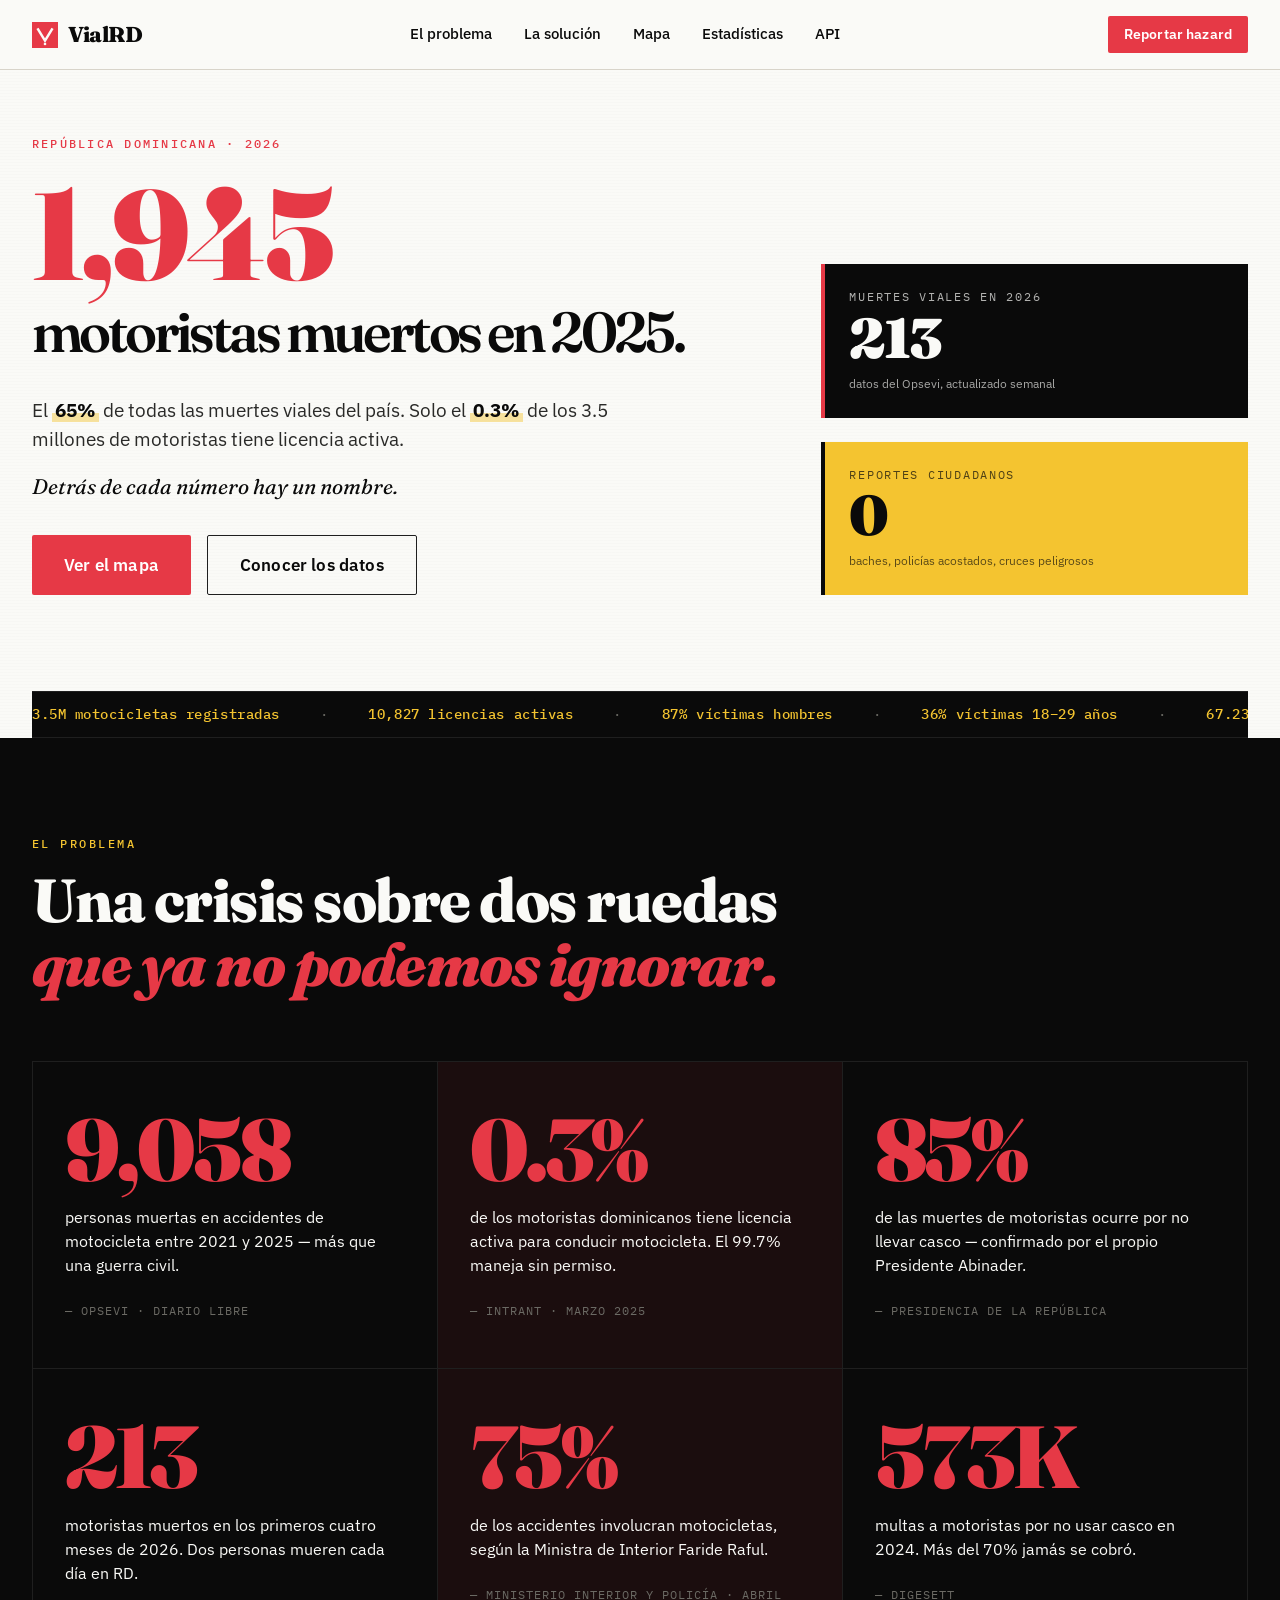
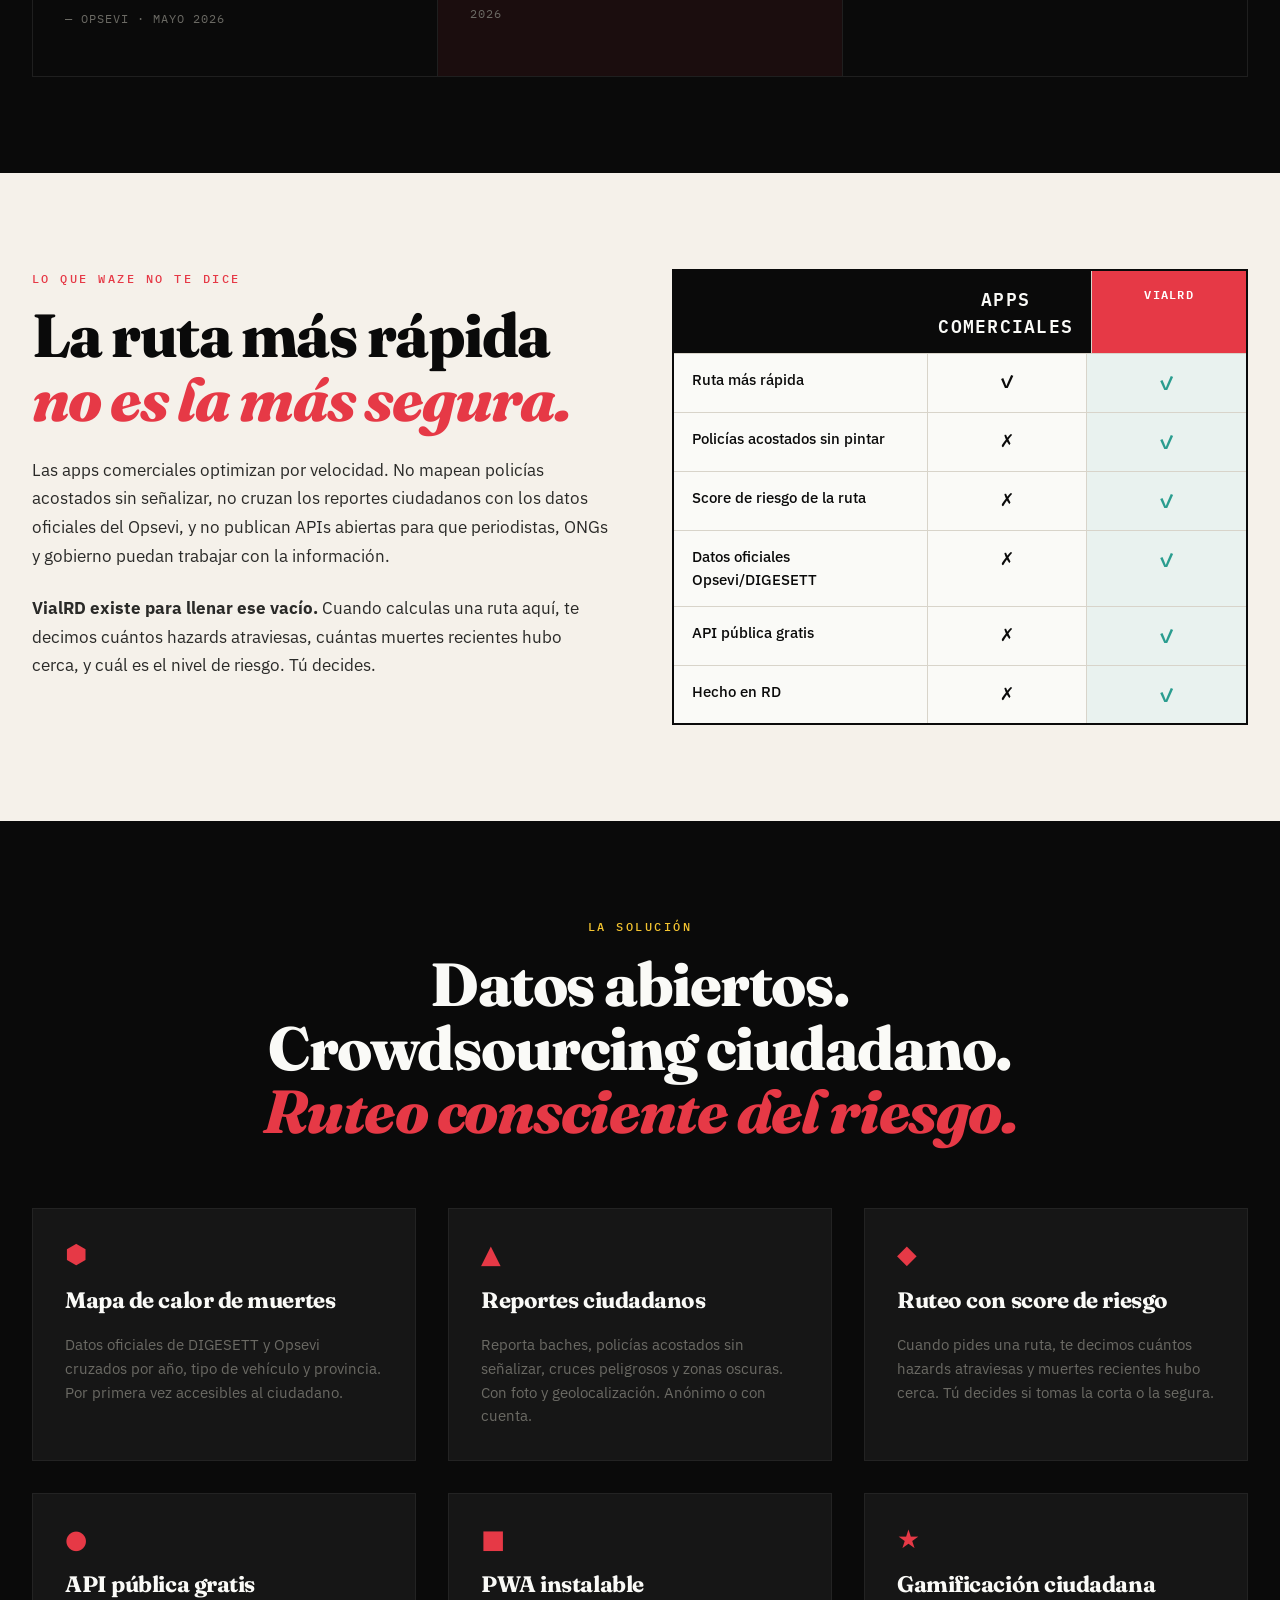
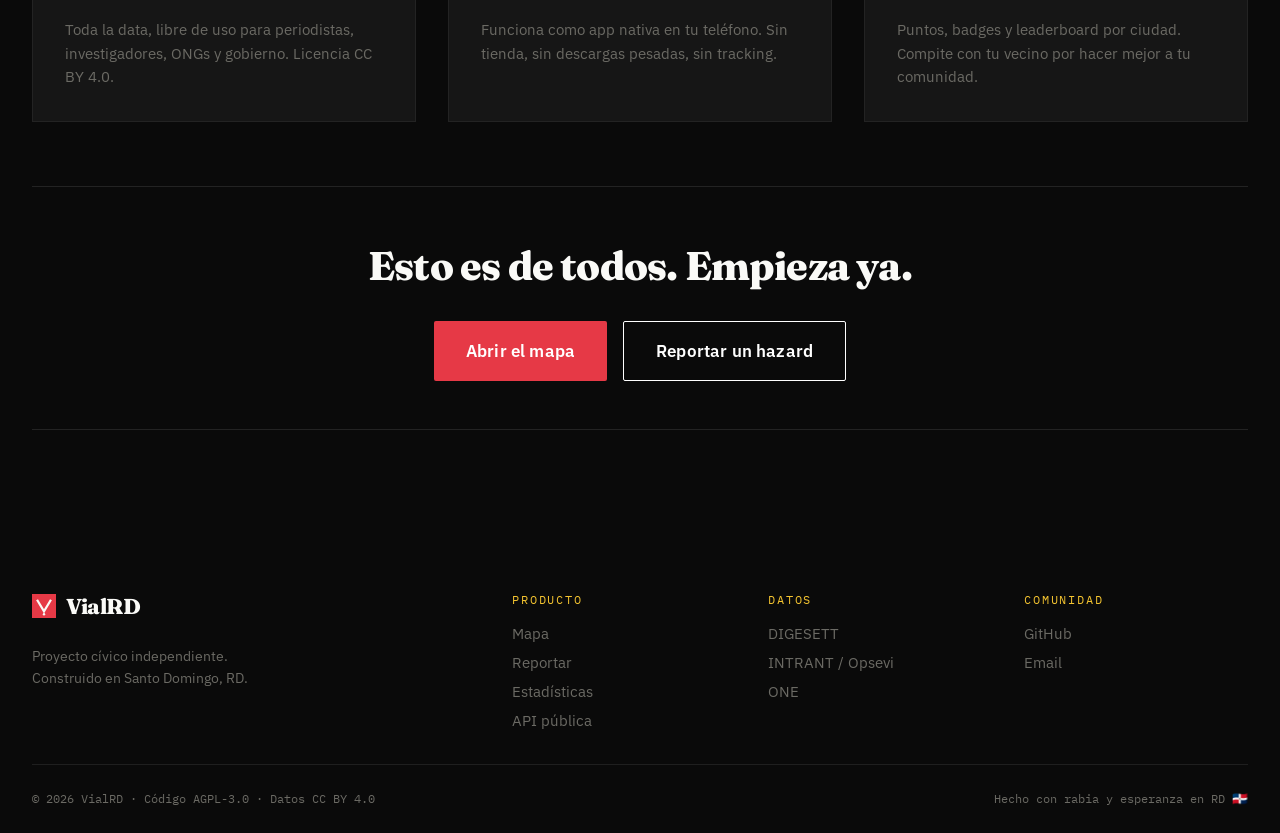
<file: index.html>
<!DOCTYPE html>
<html lang="es-DO">
<head>
  <meta charset="UTF-8" />
  <meta name="viewport" content="width=device-width, initial-scale=1.0" />
  <meta name="theme-color" content="#0a0a0a" />
  <title>VialRD — Datos viales abiertos de República Dominicana</title>
  <meta name="description" content="Plataforma cívica de datos viales abiertos. Mapeamos muertes, baches y policías acostados sin señalizar. Ruteo consciente del riesgo. 100% gratis, 100% dominicano." />

  <!-- Open Graph -->
  <meta property="og:title" content="VialRD — Datos viales abiertos de RD" />
  <meta property="og:description" content="65% de las muertes viales en RD son motoristas. Solo el 0.3% tiene licencia. Aquí están los datos." />
  <meta property="og:type" content="website" />
  <meta property="og:url" content="https://vialrd.com" />

  <!-- Fuentes: Fraunces (display editorial) + IBM Plex Sans (body) -->
  <link rel="preconnect" href="https://fonts.googleapis.com" />
  <link rel="preconnect" href="https://fonts.gstatic.com" crossorigin />
  <link href="https://fonts.googleapis.com/css2?family=Fraunces:opsz,wght@9..144,400;9..144,600;9..144,800;9..144,900&family=IBM+Plex+Mono:wght@400;500;700&family=IBM+Plex+Sans:wght@400;500;600;700&display=swap" rel="stylesheet" />

  <link rel="stylesheet" href="css/style.css" />
  <link rel="icon" type="image/svg+xml" href="data:image/svg+xml,%3Csvg xmlns='http://www.w3.org/2000/svg' viewBox='0 0 100 100'%3E%3Crect width='100' height='100' fill='%23E63946'/%3E%3Ctext x='50' y='68' font-family='serif' font-size='60' font-weight='900' text-anchor='middle' fill='white'%3EV%3C/text%3E%3C/svg%3E" />
</head>
<body>

  <!-- ════════════════════════════════════════════════════ -->
  <!-- TOP BAR — minimal, editorial                          -->
  <!-- ════════════════════════════════════════════════════ -->
  <header class="topbar">
    <a href="/" class="brand">
      <svg class="brand__mark" viewBox="0 0 32 32" aria-hidden="true" width="24" height="24"><rect width="32" height="32" fill="#e63946"/><path d="M7.5 9 L16 23 L24.5 9" stroke="#fafaf7" stroke-width="3" fill="none" stroke-linejoin="miter" stroke-linecap="square"/><circle cx="16" cy="27" r="1.6" fill="#fafaf7"/></svg>
      <span class="brand__name">VialRD</span>
    </a>
    <nav class="topnav">
      <a href="#problema">El problema</a>
      <a href="#solucion">La solución</a>
      <a href="/app.html">Mapa</a>
      <a href="/stats.html">Estadísticas</a>
      <a href="/api-docs.html">API</a>
    </nav>
    <a href="/reportar.html" class="btn btn--primary btn--sm">Reportar hazard</a>
  </header>

  <!-- ════════════════════════════════════════════════════ -->
  <!-- HERO — datos crudos al frente                          -->
  <!-- ════════════════════════════════════════════════════ -->
  <section class="hero">
    <div class="hero__grid">
      <div class="hero__main">
        <div class="hero__kicker">REPÚBLICA DOMINICANA · 2026</div>
        <h1 class="hero__title">
          <span class="hero__num">1,945</span>
          <span class="hero__label">motoristas muertos en 2025.</span>
        </h1>
        <p class="hero__lede">
          El <strong>65%</strong> de todas las muertes viales del país. Solo el
          <strong>0.3%</strong> de los 3.5 millones de motoristas tiene licencia activa.
          <span class="hero__lede-emphasis">Detrás de cada número hay un nombre.</span>
        </p>
        <div class="hero__cta">
          <a href="/app.html" class="btn btn--primary btn--lg">Ver el mapa</a>
          <a href="#problema" class="btn btn--ghost btn--lg">Conocer los datos</a>
        </div>
      </div>

      <aside class="hero__sidebar">
        <div class="counter">
          <div class="counter__label">muertes viales en 2026</div>
          <div class="counter__value" data-counter="fatalities-ytd">—</div>
          <div class="counter__caption">datos del Opsevi, actualizado semanal</div>
        </div>
        <div class="counter counter--alt">
          <div class="counter__label">reportes ciudadanos</div>
          <div class="counter__value" data-counter="reports-total">—</div>
          <div class="counter__caption">baches, policías acostados, cruces peligrosos</div>
        </div>
      </aside>
    </div>

    <div class="hero__ticker">
      <div class="ticker__track">
        <span>3.5M motocicletas registradas</span><span>·</span>
        <span>10,827 licencias activas</span><span>·</span>
        <span>87% víctimas hombres</span><span>·</span>
        <span>36% víctimas 18–29 años</span><span>·</span>
        <span>67.23 muertes por 100,000 habitantes (OMS)</span><span>·</span>
        <span>573,078 multas sin casco en 2024</span><span>·</span>
        <span>70% de las multas sin cobrar</span><span>·</span>
        <!-- duplicado para loop infinito -->
        <span>3.5M motocicletas registradas</span><span>·</span>
        <span>10,827 licencias activas</span><span>·</span>
        <span>87% víctimas hombres</span><span>·</span>
        <span>36% víctimas 18–29 años</span><span>·</span>
      </div>
    </div>
  </section>

  <!-- ════════════════════════════════════════════════════ -->
  <!-- PROBLEMA — números editoriales tipo magazine          -->
  <!-- ════════════════════════════════════════════════════ -->
  <section id="problema" class="section section--dark">
    <div class="section__inner">
      <div class="section__head">
        <div class="eyebrow">El problema</div>
        <h2 class="section__title">
          Una crisis sobre dos ruedas <em>que ya no podemos ignorar.</em>
        </h2>
      </div>

      <div class="stats-grid">
        <article class="stat-card">
          <div class="stat-card__num">9,058</div>
          <div class="stat-card__desc">
            personas muertas en accidentes de motocicleta entre 2021 y 2025 — más que una guerra civil.
          </div>
          <div class="stat-card__source">— Opsevi · Diario Libre</div>
        </article>

        <article class="stat-card stat-card--accent">
          <div class="stat-card__num">0.3%</div>
          <div class="stat-card__desc">
            de los motoristas dominicanos tiene licencia activa para conducir motocicleta. El 99.7% maneja sin permiso.
          </div>
          <div class="stat-card__source">— INTRANT · marzo 2025</div>
        </article>

        <article class="stat-card">
          <div class="stat-card__num">85%</div>
          <div class="stat-card__desc">
            de las muertes de motoristas ocurre por no llevar casco — confirmado por el propio Presidente Abinader.
          </div>
          <div class="stat-card__source">— Presidencia de la República</div>
        </article>

        <article class="stat-card">
          <div class="stat-card__num">213</div>
          <div class="stat-card__desc">
            motoristas muertos en los primeros cuatro meses de 2026. Dos personas mueren cada día en RD.
          </div>
          <div class="stat-card__source">— Opsevi · mayo 2026</div>
        </article>

        <article class="stat-card stat-card--accent">
          <div class="stat-card__num">75%</div>
          <div class="stat-card__desc">
            de los accidentes involucran motocicletas, según la Ministra de Interior Faride Raful.
          </div>
          <div class="stat-card__source">— Ministerio Interior y Policía · abril 2026</div>
        </article>

        <article class="stat-card">
          <div class="stat-card__num">573K</div>
          <div class="stat-card__desc">
            multas a motoristas por no usar casco en 2024. Más del 70% jamás se cobró.
          </div>
          <div class="stat-card__source">— DIGESETT</div>
        </article>
      </div>
    </div>
  </section>

  <!-- ════════════════════════════════════════════════════ -->
  <!-- LO QUE FALTA — qué Waze y otros NO te dicen           -->
  <!-- ════════════════════════════════════════════════════ -->
  <section class="section section--cream">
    <div class="section__inner">
      <div class="split">
        <div class="split__left">
          <div class="eyebrow eyebrow--dark">Lo que Waze no te dice</div>
          <h2 class="section__title section__title--dark">
            La ruta más rápida <em>no es la más segura.</em>
          </h2>
          <p class="prose">
            Las apps comerciales optimizan por velocidad. No mapean policías acostados sin señalizar,
            no cruzan los reportes ciudadanos con los datos oficiales del Opsevi, y no publican
            APIs abiertas para que periodistas, ONGs y gobierno puedan trabajar con la información.
          </p>
          <p class="prose">
            <strong>VialRD existe para llenar ese vacío.</strong> Cuando calculas una ruta aquí,
            te decimos cuántos hazards atraviesas, cuántas muertes recientes hubo cerca, y cuál es
            el nivel de riesgo. Tú decides.
          </p>
        </div>

        <div class="split__right">
          <div class="comparison">
            <div class="comparison__row comparison__row--head">
              <div></div>
              <div class="comparison__col">Apps comerciales</div>
              <div class="comparison__col comparison__col--us">VialRD</div>
            </div>
            <div class="comparison__row">
              <div class="comparison__feat">Ruta más rápida</div>
              <div class="comparison__col">✓</div>
              <div class="comparison__col comparison__col--us">✓</div>
            </div>
            <div class="comparison__row">
              <div class="comparison__feat">Policías acostados sin pintar</div>
              <div class="comparison__col">✗</div>
              <div class="comparison__col comparison__col--us">✓</div>
            </div>
            <div class="comparison__row">
              <div class="comparison__feat">Score de riesgo de la ruta</div>
              <div class="comparison__col">✗</div>
              <div class="comparison__col comparison__col--us">✓</div>
            </div>
            <div class="comparison__row">
              <div class="comparison__feat">Datos oficiales Opsevi/DIGESETT</div>
              <div class="comparison__col">✗</div>
              <div class="comparison__col comparison__col--us">✓</div>
            </div>
            <div class="comparison__row">
              <div class="comparison__feat">API pública gratis</div>
              <div class="comparison__col">✗</div>
              <div class="comparison__col comparison__col--us">✓</div>
            </div>
            <div class="comparison__row">
              <div class="comparison__feat">Hecho en RD</div>
              <div class="comparison__col">✗</div>
              <div class="comparison__col comparison__col--us">✓</div>
            </div>
          </div>
        </div>
      </div>
    </div>
  </section>

  <!-- ════════════════════════════════════════════════════ -->
  <!-- SOLUCIÓN — features                                    -->
  <!-- ════════════════════════════════════════════════════ -->
  <section id="solucion" class="section section--dark">
    <div class="section__inner">
      <div class="section__head section__head--center">
        <div class="eyebrow">La solución</div>
        <h2 class="section__title">
          Datos abiertos. Crowdsourcing ciudadano. <em>Ruteo consciente del riesgo.</em>
        </h2>
      </div>

      <div class="features">
        <article class="feature">
          <div class="feature__icon">⬢</div>
          <h3>Mapa de calor de muertes</h3>
          <p>Datos oficiales de DIGESETT y Opsevi cruzados por año, tipo de vehículo y provincia. Por primera vez accesibles al ciudadano.</p>
        </article>

        <article class="feature">
          <div class="feature__icon">▲</div>
          <h3>Reportes ciudadanos</h3>
          <p>Reporta baches, policías acostados sin señalizar, cruces peligrosos y zonas oscuras. Con foto y geolocalización. Anónimo o con cuenta.</p>
        </article>

        <article class="feature">
          <div class="feature__icon">◆</div>
          <h3>Ruteo con score de riesgo</h3>
          <p>Cuando pides una ruta, te decimos cuántos hazards atraviesas y muertes recientes hubo cerca. Tú decides si tomas la corta o la segura.</p>
        </article>

        <article class="feature">
          <div class="feature__icon">●</div>
          <h3>API pública gratis</h3>
          <p>Toda la data, libre de uso para periodistas, investigadores, ONGs y gobierno. Licencia CC BY 4.0.</p>
        </article>

        <article class="feature">
          <div class="feature__icon">■</div>
          <h3>PWA instalable</h3>
          <p>Funciona como app nativa en tu teléfono. Sin tienda, sin descargas pesadas, sin tracking.</p>
        </article>

        <article class="feature">
          <div class="feature__icon">★</div>
          <h3>Gamificación ciudadana</h3>
          <p>Puntos, badges y leaderboard por ciudad. Compite con tu vecino por hacer mejor a tu comunidad.</p>
        </article>
      </div>

      <div class="cta-band">
        <h3>Esto es de todos. Empieza ya.</h3>
        <div class="cta-band__buttons">
          <a href="/app.html" class="btn btn--primary btn--lg">Abrir el mapa</a>
          <a href="/reportar.html" class="btn btn--outline btn--lg">Reportar un hazard</a>
        </div>
      </div>
    </div>
  </section>

  <!-- ════════════════════════════════════════════════════ -->
  <!-- FOOTER                                                 -->
  <!-- ════════════════════════════════════════════════════ -->
  <footer class="footer">
    <div class="footer__inner">
      <div class="footer__col">
        <div class="brand brand--footer">
          <svg class="brand__mark" viewBox="0 0 32 32" aria-hidden="true" width="24" height="24"><rect width="32" height="32" fill="#e63946"/><path d="M7.5 9 L16 23 L24.5 9" stroke="#fafaf7" stroke-width="3" fill="none" stroke-linejoin="miter" stroke-linecap="square"/><circle cx="16" cy="27" r="1.6" fill="#fafaf7"/></svg>
          <span class="brand__name">VialRD</span>
        </div>
        <p class="footer__tag">
          Proyecto cívico independiente.<br />
          Construido en Santo Domingo, RD.
        </p>
      </div>
      <div class="footer__col">
        <div class="footer__heading">Producto</div>
        <a href="/app.html">Mapa</a>
        <a href="/reportar.html">Reportar</a>
        <a href="/stats.html">Estadísticas</a>
        <a href="/api-docs.html">API pública</a>
      </div>
      <div class="footer__col">
        <div class="footer__heading">Datos</div>
        <a href="https://datos.gob.do" target="_blank" rel="noopener">DIGESETT</a>
        <a href="https://intrant.gob.do" target="_blank" rel="noopener">INTRANT / Opsevi</a>
        <a href="https://one.gob.do" target="_blank" rel="noopener">ONE</a>
      </div>
      <div class="footer__col">
        <div class="footer__heading">Comunidad</div>
        <a href="https://github.com/datard-cybe/vialrd" target="_blank" rel="noopener">GitHub</a>
        <a href="mailto:contacto@vialrd.com">Email</a>
      </div>
    </div>
    <div class="footer__bottom">
      <span>© 2026 VialRD · Código AGPL-3.0 · Datos CC BY 4.0</span>
      <span>Hecho con rabia y esperanza en RD 🇩🇴</span>
    </div>
  </footer>

  <script>
    window.__ENV = {
      SUPABASE_URL: 'https://bmazvbpclpeprgdiijhw.supabase.co',
      SUPABASE_ANON_KEY: 'sb_publishable_cyBfZu00XW6-qe6V_IbtnQ_5QTJOHjQ'
    };
  </script>

  <script type="module" src="js/app.js"></script>
</body>
</html>
</file>
<file: css/style.css>
/* ===========================================================
   VialRD — Design system
   Estética: editorial · periodística · datos crudos al frente
   =========================================================== */

:root {
  /* Paleta — alerta vial + editorial */
  --c-bg:           #fafaf7;     /* crema cálido */
  --c-bg-dark:      #0a0a0a;     /* negro periódico */
  --c-bg-cream:     #f5f1ea;     /* crema más profundo */
  --c-ink:          #0a0a0a;     /* texto principal */
  --c-ink-soft:     #2a2a28;
  --c-ink-mute:     #6b6a64;
  --c-line:         #d8d4ca;
  --c-line-dark:    #1f1f1f;

  /* Acentos — semáforo */
  --c-accent:       #e63946;     /* rojo de alerta */
  --c-accent-dark:  #b8232f;
  --c-yellow:       #f4c430;     /* señal de tránsito */
  --c-yellow-dark:  #c89e1f;
  --c-green:        #2a9d8f;     /* OK */

  /* Tipografía */
  --f-display: 'Fraunces', 'Times New Roman', serif;
  --f-body:    'IBM Plex Sans', system-ui, sans-serif;
  --f-mono:    'IBM Plex Mono', 'SF Mono', Menlo, monospace;

  /* Spacing */
  --s-1: 0.5rem;
  --s-2: 1rem;
  --s-3: 1.5rem;
  --s-4: 2rem;
  --s-5: 3rem;
  --s-6: 4rem;
  --s-7: 6rem;
  --s-8: 8rem;

  /* Layout */
  --max-w: 1280px;
  --radius: 0;       /* editorial = sin redondeo, líneas duras */
  --radius-sm: 2px;
}

/* === Reset === */
*, *::before, *::after { box-sizing: border-box; margin: 0; padding: 0; }
html { scroll-behavior: smooth; -webkit-text-size-adjust: 100%; }
body {
  font-family: var(--f-body);
  font-size: 17px;
  line-height: 1.55;
  color: var(--c-ink);
  background: var(--c-bg);
  -webkit-font-smoothing: antialiased;
  -moz-osx-font-smoothing: grayscale;
  overflow-x: hidden;
}
img, svg { display: block; max-width: 100%; }
button { font-family: inherit; cursor: pointer; border: none; background: none; }
a { color: inherit; text-decoration: none; transition: color 0.15s ease; }
em { font-style: italic; font-family: var(--f-display); }

/* ============================================================ */
/* TOPBAR                                                       */
/* ============================================================ */
.topbar {
  position: sticky;
  top: 0;
  z-index: 100;
  display: flex;
  align-items: center;
  justify-content: space-between;
  padding: var(--s-2) var(--s-4);
  background: var(--c-bg);
  border-bottom: 1px solid var(--c-line);
  backdrop-filter: blur(8px);
}

.brand {
  display: flex;
  align-items: center;
  gap: 10px;
  font-family: var(--f-display);
  font-weight: 800;
  font-size: 1.35rem;
  letter-spacing: -0.02em;
}
.brand__mark {
  color: var(--c-accent);
  font-size: 1.6rem;
  line-height: 0.8;
  transform: translateY(2px);
}
.brand--footer { color: var(--c-bg); }
.brand--footer .brand__mark { color: var(--c-accent); }

.topnav {
  display: flex;
  gap: var(--s-4);
  font-size: 0.92rem;
  font-weight: 500;
}
.topnav a {
  position: relative;
  padding: 4px 0;
}
.topnav a:hover { color: var(--c-accent); }
.topnav a::after {
  content: '';
  position: absolute;
  left: 0; right: 0; bottom: -2px;
  height: 2px;
  background: var(--c-accent);
  transform: scaleX(0);
  transform-origin: left;
  transition: transform 0.2s ease;
}
.topnav a:hover::after { transform: scaleX(1); }

@media (max-width: 768px) {
  .topnav { display: none; }
}

/* ============================================================ */
/* BUTTONS                                                      */
/* ============================================================ */
.btn {
  display: inline-flex;
  align-items: center;
  justify-content: center;
  padding: 12px 22px;
  font-family: var(--f-body);
  font-weight: 600;
  font-size: 0.95rem;
  letter-spacing: 0.01em;
  border-radius: var(--radius-sm);
  transition: all 0.18s ease;
  white-space: nowrap;
  cursor: pointer;
}
.btn--sm { padding: 8px 16px; font-size: 0.85rem; }
.btn--lg { padding: 16px 32px; font-size: 1.05rem; }

.btn--primary {
  background: var(--c-accent);
  color: white;
}
.btn--primary:hover {
  background: var(--c-accent-dark);
  transform: translateY(-1px);
  box-shadow: 0 6px 20px rgba(230, 57, 70, 0.25);
}

.btn--ghost {
  background: transparent;
  color: var(--c-ink);
  border: 1px solid var(--c-line-dark);
}
.btn--ghost:hover {
  background: var(--c-ink);
  color: white;
}

.btn--outline {
  background: transparent;
  color: white;
  border: 1px solid white;
}
.btn--outline:hover {
  background: white;
  color: var(--c-ink);
}

/* ============================================================ */
/* HERO                                                         */
/* ============================================================ */
.hero {
  position: relative;
  padding: var(--s-6) var(--s-4) 0;
  overflow: hidden;
}
.hero::before {
  /* sutil textura de papel de periódico */
  content: '';
  position: absolute;
  inset: 0;
  background-image:
    repeating-linear-gradient(
      0deg,
      transparent,
      transparent 2px,
      rgba(0,0,0,0.012) 2px,
      rgba(0,0,0,0.012) 3px
    );
  pointer-events: none;
}

.hero__grid {
  position: relative;
  display: grid;
  grid-template-columns: 1.7fr 1fr;
  gap: var(--s-6);
  max-width: var(--max-w);
  margin: 0 auto;
  padding-bottom: var(--s-6);
}
@media (max-width: 900px) {
  .hero__grid { grid-template-columns: 1fr; gap: var(--s-4); }
}

.hero__kicker {
  font-family: var(--f-mono);
  font-size: 0.78rem;
  font-weight: 500;
  letter-spacing: 0.18em;
  color: var(--c-accent);
  margin-bottom: var(--s-3);
  text-transform: uppercase;
}

.hero__title {
  font-family: var(--f-display);
  font-weight: 900;
  font-size: clamp(3rem, 8vw, 6.5rem);
  line-height: 0.95;
  letter-spacing: -0.035em;
  margin-bottom: var(--s-4);
}
.hero__num {
  display: block;
  color: var(--c-accent);
  font-size: 1.25em;
  line-height: 0.9;
  font-variant-numeric: tabular-nums;
  font-feature-settings: 'tnum';
}
.hero__label {
  display: block;
  color: var(--c-ink);
  margin-top: 8px;
  font-size: 0.55em;
  font-weight: 600;
  line-height: 1.1;
}

.hero__lede {
  max-width: 640px;
  font-size: 1.2rem;
  line-height: 1.55;
  color: var(--c-ink-soft);
  margin-bottom: var(--s-4);
}
.hero__lede strong {
  color: var(--c-ink);
  font-weight: 700;
  background: linear-gradient(180deg, transparent 65%, rgba(244,196,48,0.45) 65%);
  padding: 0 3px;
}
.hero__lede-emphasis {
  display: block;
  margin-top: var(--s-2);
  font-family: var(--f-display);
  font-style: italic;
  font-size: 1.1em;
  color: var(--c-ink);
}

.hero__cta {
  display: flex;
  gap: var(--s-2);
  flex-wrap: wrap;
}

/* Sidebar counters */
.hero__sidebar {
  display: flex;
  flex-direction: column;
  gap: var(--s-3);
  align-self: end;
}

.counter {
  background: var(--c-ink);
  color: var(--c-bg);
  padding: var(--s-3) var(--s-3);
  border-left: 4px solid var(--c-accent);
}
.counter--alt {
  background: var(--c-yellow);
  color: var(--c-ink);
  border-left-color: var(--c-ink);
}
.counter__label {
  font-family: var(--f-mono);
  font-size: 0.72rem;
  text-transform: uppercase;
  letter-spacing: 0.15em;
  opacity: 0.7;
  margin-bottom: 4px;
}
.counter__value {
  font-family: var(--f-display);
  font-size: 3.5rem;
  font-weight: 900;
  line-height: 1;
  letter-spacing: -0.03em;
  font-variant-numeric: tabular-nums;
}
.counter__caption {
  font-size: 0.78rem;
  opacity: 0.65;
  margin-top: 8px;
}

/* Ticker tape de datos */
.hero__ticker {
  margin-top: var(--s-4);
  border-top: 1px solid var(--c-line-dark);
  border-bottom: 1px solid var(--c-line-dark);
  background: var(--c-ink);
  color: var(--c-bg);
  overflow: hidden;
}
.ticker__track {
  display: flex;
  gap: var(--s-3);
  padding: 12px 0;
  white-space: nowrap;
  animation: ticker 50s linear infinite;
  font-family: var(--f-mono);
  font-size: 0.85rem;
  letter-spacing: 0.04em;
}
.ticker__track span:not(:nth-child(even)) { color: var(--c-yellow); font-weight: 500; }
.ticker__track span:nth-child(even) { color: var(--c-ink-mute); padding: 0 var(--s-2); }

@keyframes ticker {
  from { transform: translateX(0); }
  to   { transform: translateX(-50%); }
}

/* ============================================================ */
/* SECTIONS                                                     */
/* ============================================================ */
.section { padding: var(--s-7) var(--s-4); }
.section--dark { background: var(--c-bg-dark); color: var(--c-bg); }
.section--cream { background: var(--c-bg-cream); }
.section__inner { max-width: var(--max-w); margin: 0 auto; }

.section__head { max-width: 800px; margin-bottom: var(--s-6); }
.section__head--center { margin: 0 auto var(--s-6); text-align: center; }

.eyebrow {
  font-family: var(--f-mono);
  font-size: 0.78rem;
  font-weight: 500;
  letter-spacing: 0.2em;
  color: var(--c-yellow);
  text-transform: uppercase;
  margin-bottom: var(--s-2);
}
.eyebrow--dark { color: var(--c-accent); }

.section__title {
  font-family: var(--f-display);
  font-weight: 800;
  font-size: clamp(2rem, 5vw, 3.8rem);
  line-height: 1.05;
  letter-spacing: -0.025em;
}
.section__title--dark { color: var(--c-ink); }
.section__title em { color: var(--c-accent); font-style: italic; }

.prose {
  font-size: 1.05rem;
  line-height: 1.7;
  color: var(--c-ink-soft);
  margin-top: var(--s-3);
  max-width: 60ch;
}

/* ============================================================ */
/* STATS GRID                                                   */
/* ============================================================ */
.stats-grid {
  display: grid;
  grid-template-columns: repeat(3, 1fr);
  gap: 0;
  border-top: 1px solid #1f1f1f;
  border-left: 1px solid #1f1f1f;
}
@media (max-width: 900px) { .stats-grid { grid-template-columns: repeat(2, 1fr); } }
@media (max-width: 600px) { .stats-grid { grid-template-columns: 1fr; } }

.stat-card {
  padding: var(--s-5) var(--s-4);
  border-right: 1px solid #1f1f1f;
  border-bottom: 1px solid #1f1f1f;
  background: transparent;
  transition: background 0.2s ease;
}
.stat-card:hover { background: #161616; }
.stat-card--accent { background: rgba(230, 57, 70, 0.08); }
.stat-card--accent:hover { background: rgba(230, 57, 70, 0.14); }

.stat-card__num {
  font-family: var(--f-display);
  font-weight: 900;
  font-size: clamp(3.5rem, 7vw, 5.5rem);
  line-height: 0.9;
  letter-spacing: -0.04em;
  color: var(--c-accent);
  font-variant-numeric: tabular-nums;
  margin-bottom: var(--s-2);
}
.stat-card__desc {
  font-size: 1rem;
  line-height: 1.5;
  color: var(--c-bg);
  margin-bottom: var(--s-3);
  max-width: 38ch;
}
.stat-card__source {
  font-family: var(--f-mono);
  font-size: 0.78rem;
  color: var(--c-ink-mute);
  text-transform: uppercase;
  letter-spacing: 0.08em;
}

/* ============================================================ */
/* SPLIT (problema vs solución comparativa)                    */
/* ============================================================ */
.split {
  display: grid;
  grid-template-columns: 1fr 1fr;
  gap: var(--s-6);
  align-items: start;
}
@media (max-width: 900px) { .split { grid-template-columns: 1fr; } }

.comparison {
  background: var(--c-bg);
  border: 2px solid var(--c-ink);
  font-size: 0.95rem;
}
.comparison__row {
  display: grid;
  grid-template-columns: 1.6fr 1fr 1fr;
  border-bottom: 1px solid var(--c-line);
}
.comparison__row:last-child { border-bottom: none; }
.comparison__row--head {
  background: var(--c-ink);
  color: var(--c-bg);
  font-family: var(--f-mono);
  font-size: 0.78rem;
  text-transform: uppercase;
  letter-spacing: 0.1em;
  font-weight: 600;
}

.comparison__feat {
  padding: 14px 18px;
  font-weight: 500;
  border-right: 1px solid var(--c-line);
}
.comparison__col {
  padding: 14px 18px;
  text-align: center;
  border-right: 1px solid var(--c-line);
  font-weight: 600;
  font-size: 1.1rem;
}
.comparison__col:last-child { border-right: none; }
.comparison__col--us {
  background: rgba(42, 157, 143, 0.08);
  color: var(--c-green);
  font-size: 1.2rem;
}
.comparison__row--head .comparison__col--us {
  background: var(--c-accent);
  color: white;
  font-size: 0.78rem;
}

/* ============================================================ */
/* FEATURES                                                     */
/* ============================================================ */
.features {
  display: grid;
  grid-template-columns: repeat(3, 1fr);
  gap: var(--s-4);
  margin-top: var(--s-5);
}
@media (max-width: 900px) { .features { grid-template-columns: repeat(2, 1fr); } }
@media (max-width: 600px) { .features { grid-template-columns: 1fr; } }

.feature {
  padding: var(--s-4);
  background: #161616;
  border: 1px solid #232323;
  transition: all 0.2s ease;
}
.feature:hover {
  background: #1c1c1c;
  border-color: var(--c-accent);
  transform: translateY(-3px);
}
.feature__icon {
  display: inline-block;
  font-size: 1.6rem;
  color: var(--c-accent);
  margin-bottom: var(--s-2);
  line-height: 1;
}
.feature h3 {
  font-family: var(--f-display);
  font-size: 1.4rem;
  font-weight: 700;
  letter-spacing: -0.02em;
  margin-bottom: var(--s-2);
  color: var(--c-bg);
}
.feature p {
  font-size: 0.95rem;
  line-height: 1.55;
  color: var(--c-ink-mute);
}

/* CTA band */
.cta-band {
  margin-top: var(--s-6);
  padding: var(--s-5) var(--s-4);
  text-align: center;
  border-top: 1px solid #232323;
  border-bottom: 1px solid #232323;
}
.cta-band h3 {
  font-family: var(--f-display);
  font-size: clamp(1.6rem, 3.5vw, 2.5rem);
  font-weight: 800;
  letter-spacing: -0.02em;
  margin-bottom: var(--s-3);
}
.cta-band__buttons {
  display: flex;
  gap: var(--s-2);
  justify-content: center;
  flex-wrap: wrap;
}

/* ============================================================ */
/* FOOTER                                                       */
/* ============================================================ */
.footer {
  background: var(--c-bg-dark);
  color: var(--c-bg);
  padding: var(--s-6) var(--s-4) var(--s-3);
}
.footer__inner {
  max-width: var(--max-w);
  margin: 0 auto;
  display: grid;
  grid-template-columns: 2fr 1fr 1fr 1fr;
  gap: var(--s-4);
  padding-bottom: var(--s-4);
  border-bottom: 1px solid #1f1f1f;
}
@media (max-width: 720px) {
  .footer__inner { grid-template-columns: 1fr 1fr; gap: var(--s-3); }
}

.footer__col { display: flex; flex-direction: column; gap: 6px; font-size: 0.92rem; }
.footer__col a { color: var(--c-ink-mute); }
.footer__col a:hover { color: var(--c-accent); }

.footer__tag {
  margin-top: var(--s-2);
  color: var(--c-ink-mute);
  font-size: 0.9rem;
  line-height: 1.5;
}

.footer__heading {
  font-family: var(--f-mono);
  font-size: 0.78rem;
  text-transform: uppercase;
  letter-spacing: 0.15em;
  color: var(--c-yellow);
  margin-bottom: 8px;
}

.footer__bottom {
  max-width: var(--max-w);
  margin: 0 auto;
  padding-top: var(--s-3);
  display: flex;
  justify-content: space-between;
  font-family: var(--f-mono);
  font-size: 0.78rem;
  color: var(--c-ink-mute);
  flex-wrap: wrap;
  gap: var(--s-2);
}

/* ============================================================ */
/* RESPONSIVE NUDGES                                            */
/* ============================================================ */
@media (max-width: 768px) {
  .section { padding: var(--s-5) var(--s-3); }
  .hero { padding: var(--s-4) var(--s-3) 0; }
}

/* ===================================================
   VialRD — Patch para style.css (v2 — logo SVG)
   AÑADIR AL FINAL DE css/style.css
   =================================================== */

/* El nuevo logo es SVG, no carácter unicode.
   Necesitamos resetear el font-size y ajustar alineación. */

svg.brand__mark {
  width: 24px;
  height: 24px;
  display: inline-block;
  flex-shrink: 0;
  transform: translateY(0); /* override del translateY(2px) que era pa' el ▮ */
}

/* En el footer (fondo oscuro) el rect ya es rojo, no necesita override.
   Pero aseguramos que se vea: */
.brand--footer svg.brand__mark {
  /* nada que cambiar — el SVG ya trae sus colores inline */
}

/* En desktop hero, ligeramente más grande si lo quieres prominente */
.topbar .brand svg.brand__mark {
  width: 26px;
  height: 26px;
}

@media (max-width: 600px) {
  .topbar .brand svg.brand__mark {
    width: 22px;
    height: 22px;
  }
}
</file>
